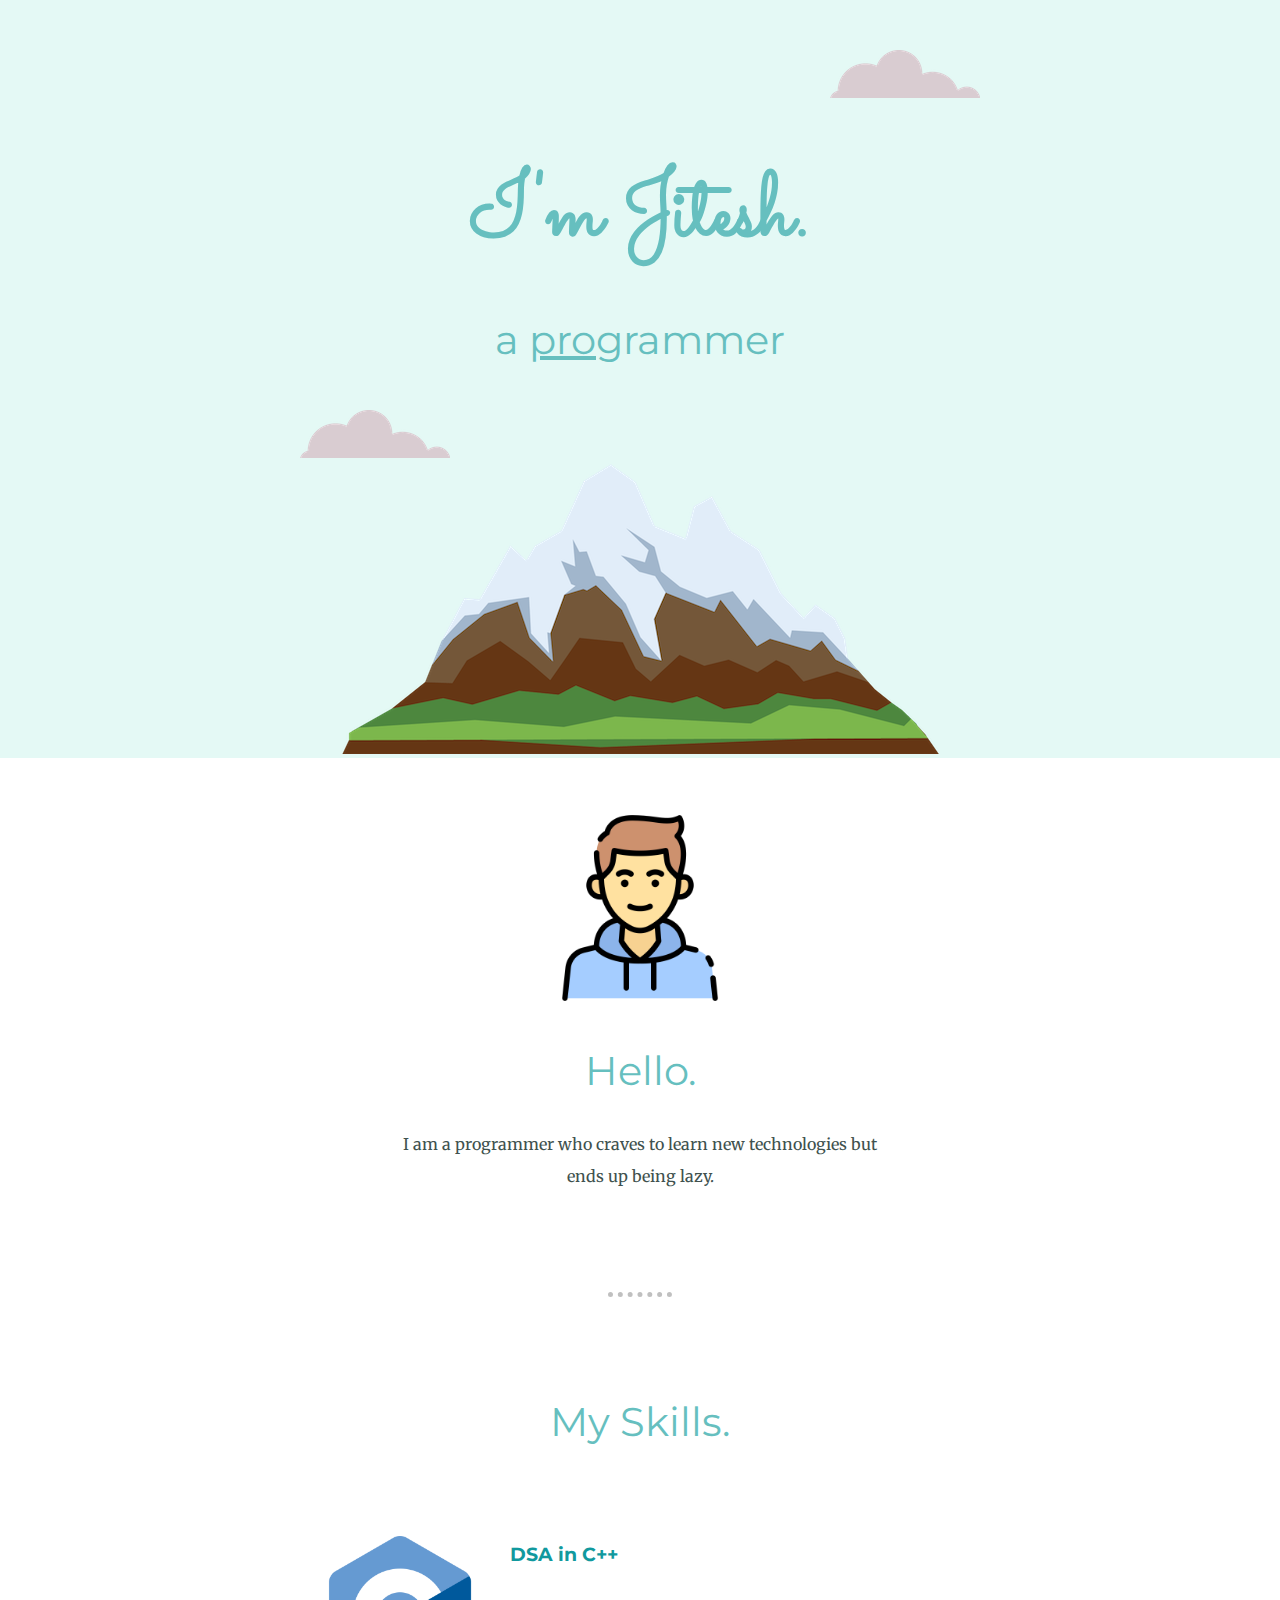
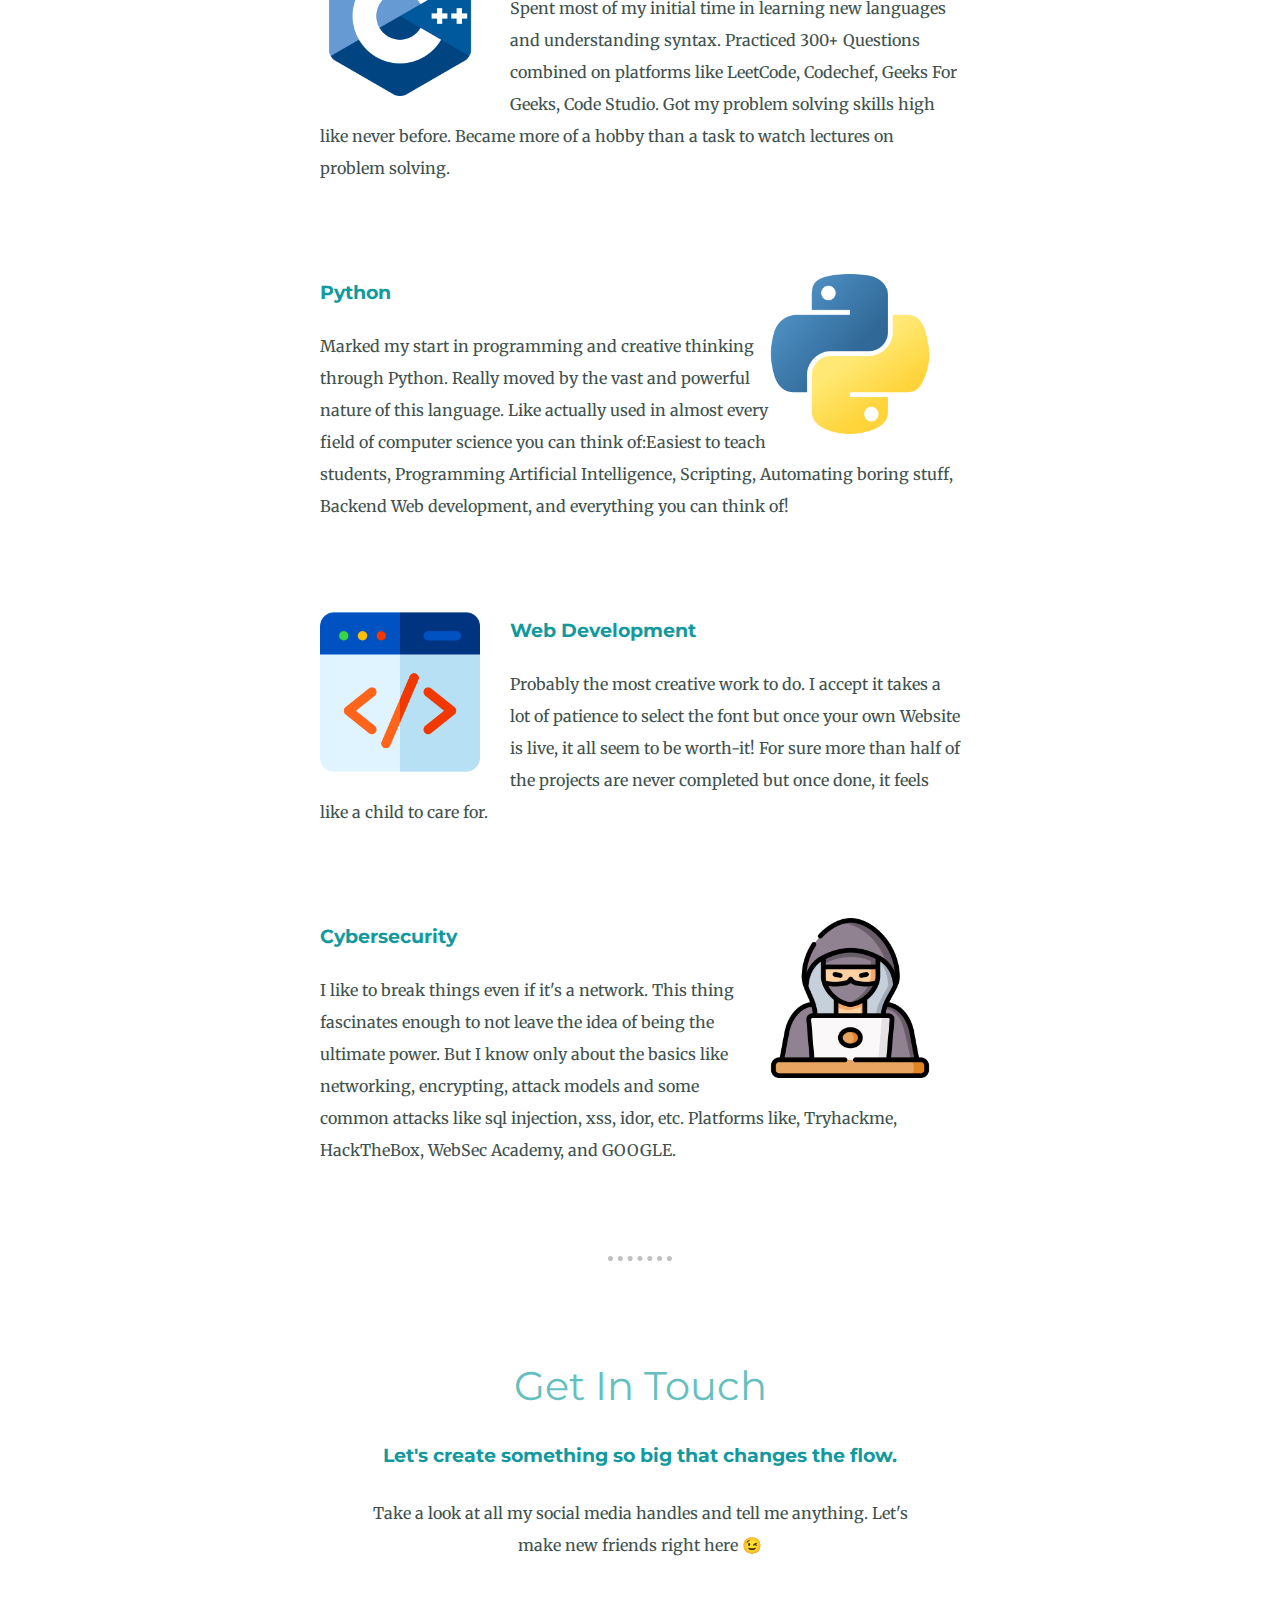
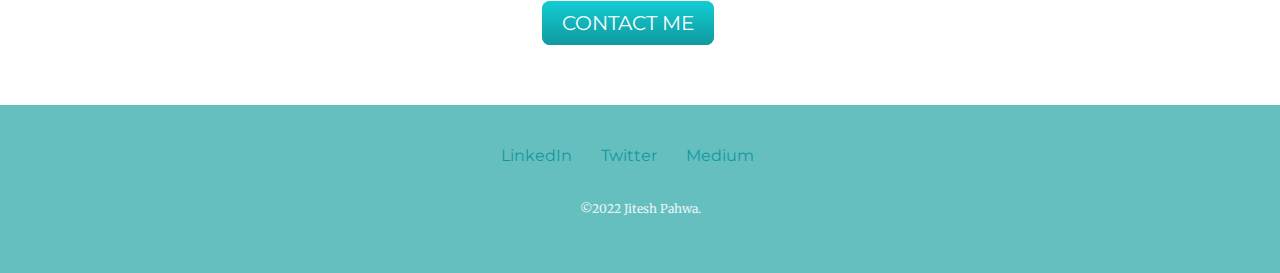
<file: index.html>
<!-- https://jiteshpahwa04.github.io/cv/ -->

<!-- favicon.cc -->
<!-- https://gify.com/ -->
<!-- https://www.flaticon.com/ -->
<!-- https://css3buttongenerator.com/ -->

<!DOCTYPE html>
<html lang="en">
<head>
    <meta charset="UTF-8">
    <meta http-equiv="X-UA-Compatible" content="IE=edge">
    <meta name="viewport" content="width=device-width, initial-scale=1.0">
    <link rel="stylesheet" href="css/styles.css">
    <link rel="shortcut icon" href="resume.ico" type="image/x-icon">
    <link rel="preconnect" href="https://fonts.googleapis.com">
    <link rel="preconnect" href="https://fonts.gstatic.com" crossorigin>
    <link href="https://fonts.googleapis.com/css2?family=Merriweather&family=Montserrat&family=Sacramento&display=swap" rel="stylesheet"> 
    <title>Jitesh Pahwa</title>
</head>
<body>
    <div class="top-container">
        <img class="top-cloud" src="images/cloud.png" alt="cloud-img">
        <h1>I'm Jitesh.</h1>
        <h2>a <span class="pro">pro</span>grammer</h2>
        <img class="btm-cloud" src="images/cloud.png" alt="cloud-img">
        <img src="images/mountain.png" alt="mountain-img">
    </div>
    <div class="middle-container">
        <div class="profile">
          <img class="my-img" src="images/boy.png" alt="my-profile" height=200px>
          <h2>Hello.</h2>
          <p class="intro">I am a programmer who craves to learn new technologies but ends up being lazy.</p>
        </div>
        <hr>
        <div class="skills">
          <h2>My Skills.</h2>
          <div class="skill-row">
            <img class="dsa-img" src="images/c-.png" alt="dsa">
            <h3>DSA in C++</h3>
            <p>Spent most of my initial time in learning new languages and understanding syntax. Practiced 300+ Questions combined on platforms like LeetCode, Codechef, Geeks For Geeks, Code Studio. Got my problem solving skills high like never before. Became more of a hobby than a task to watch lectures on problem solving.</p>
          </div>
          <div class="skill-row">
            <img class="python-img" src="images/python.png" alt="python">
            <h3>Python</h3>
            <p>Marked my start in programming and creative thinking through Python. Really moved by the vast and powerful nature of this language. Like actually used in almost every field of computer science you can think of:Easiest to teach students, Programming Artificial Intelligence, Scripting, Automating boring stuff, Backend Web development, and everything you can think of!</p>
          </div>
          <div class="skill-row">
            <img class="web-img" src="images/web-development.png" alt="web-d">
            <h3>Web Development</h3>
            <p>Probably the most creative work to do. I accept it takes a lot of patience to select the font but once your own Website is live, it all seem to be worth-it! For sure more than half of the projects are never completed but once done, it feels like a child to care for.<p>
          </div>
          <div class="skill-row">
            <img class="cyber-img" src="images/hacker.png" alt="hacking">
            <h3>Cybersecurity</h3>
            <p>I like to break things even if it's a network. This thing fascinates enough to not leave the idea of being the ultimate power. But I know only about the basics like networking, encrypting, attack models and some common attacks like sql injection, xss, idor, etc. Platforms like, Tryhackme, HackTheBox, WebSec Academy, and GOOGLE.</p>
          </div>
        </div>
        <hr>
        <div class="contact-me">
          <h2>Get In Touch</h2>
          <h3>Let's create something so big that changes the flow.</h3>
          <p class="fllw">Take a look at all my social media handles and tell me anything. Let's make new friends right here 😉</p>
          <a class="btn" href="mailto:jiteshofficial2004@gmail.com">CONTACT ME</a>
        </div>
    </div>
      
      
    <div class="bottom-container">
    <a class="footer-link" href="https://www.linkedin.com/in/jitesh-pahwa-68aa961b2/">LinkedIn</a>
    <a class="footer-link" href="https://twitter.com/JiteshPahwa4">Twitter</a>
    <a class="footer-link" href="https://medium.com/@jiteshofficial2004">Medium</a>
    <p class="cr">©2022 Jitesh Pahwa.</p>
    </div>
      
</body>
</html>
</file>
<file: css/styles.css>
body{
    margin: 0;
    text-align: center;
    font-family: "Merriweather", serif;
    color: #40514E;
}

h1{
    font-size: 5.625rem; /* 100% = 16px = 1em */
    margin: 3.125rem auto 0 auto;
    font-family: 'Sacramento', cursive;
    color: #66BFBF;
    /* line-height: 2; */
    /* margin: 0 auto 0 auto; */
    /* or : margin: 0 auto // 0 for top and bottom, auto for right and left */
}

h2{
    color: #66BFBF;
    font-size: 2.5rem;
    font-family: 'Montserrat', sans-serif;
    font-weight: normal;
}

h3{
    font-family: 'Montserrat', sans-serif;
    color: #11999E;
}

p{
    line-height: 2;
}

a{
    text-decoration: none;
    font-family: 'Montserrat', sans-serif;
    color: #11999E;
    margin-right: 25px;
}

a:hover{
    color: #EAF6F6;
}

.my-img{
    margin-top: 50px;
}

.pro{
    text-decoration: underline;
}

.top-container{
    background-color: #E4F9F5;
    position: relative;
    padding-top: 100px;
}

.btm-cloud{
    position: absolute;
    left: 300px;
    bottom: 300px;
}

.top-cloud{
    position: absolute;
    right: 300px;
    top: 50px
}

hr{
    border-top: 5px dotted silver;
    width: 5%;
    border-bottom: 0;
    border-left: 0;
    border-right: 0;
    margin-bottom: 100px;
}

.intro{
    width: 40%;
    margin: auto;
    margin-bottom: 100px;
}

.fllw{
    width: 45%;
    margin: 30px auto 50px auto;
}

.skill-row{
    width: 50%;
    margin: 5.625rem auto;
    text-align: left;
    line-height: 2;
}

.dsa-img{
    width: 25%;
    float: left;
    margin-right: 30px;
}

.cyber-img{
    width: 25%;
    float: right;
    margin-right: 30px;
}

.python-img{
    width: 25%;
    float: right;
    margin-right: 30px;
}

.web-img{
    width: 25%;
    float: left;
    margin-right: 30px;
}

/* .middle-container{
    background-color: red;
    height: 200px;
    width: 200px;
}*/

.bottom-container{
    background-color: #66BFBF;
    margin-top: 70px;
    padding: 40px;
}

.cr{
    font-size: 0.75rem;
    color: #EAF6F6;
    padding-top: 20px;
}

.btn {
    background: #11cdd4;
    background-image: -webkit-linear-gradient(top, #11cdd4, #11999e);
    background-image: -moz-linear-gradient(top, #11cdd4, #11999e);
    background-image: -ms-linear-gradient(top, #11cdd4, #11999e);
    background-image: -o-linear-gradient(top, #11cdd4, #11999e);
    background-image: linear-gradient(to bottom, #11cdd4, #11999e);
    -webkit-border-radius: 8;
    -moz-border-radius: 8;
    border-radius: 8px;
    font-family: 'Montserrat', sans-serif;
    color: #ffffff;
    font-size: 20px;
    padding: 10px 20px 10px 20px;
    text-decoration: none;
  }
  
  .btn:hover {
    background: #30e3cb;
    background-image: -webkit-linear-gradient(top, #30e3cb, #2bc4ad);
    background-image: -moz-linear-gradient(top, #30e3cb, #2bc4ad);
    background-image: -ms-linear-gradient(top, #30e3cb, #2bc4ad);
    background-image: -o-linear-gradient(top, #30e3cb, #2bc4ad);
    background-image: linear-gradient(to bottom, #30e3cb, #2bc4ad);
    text-decoration: none;
  }
</file>
